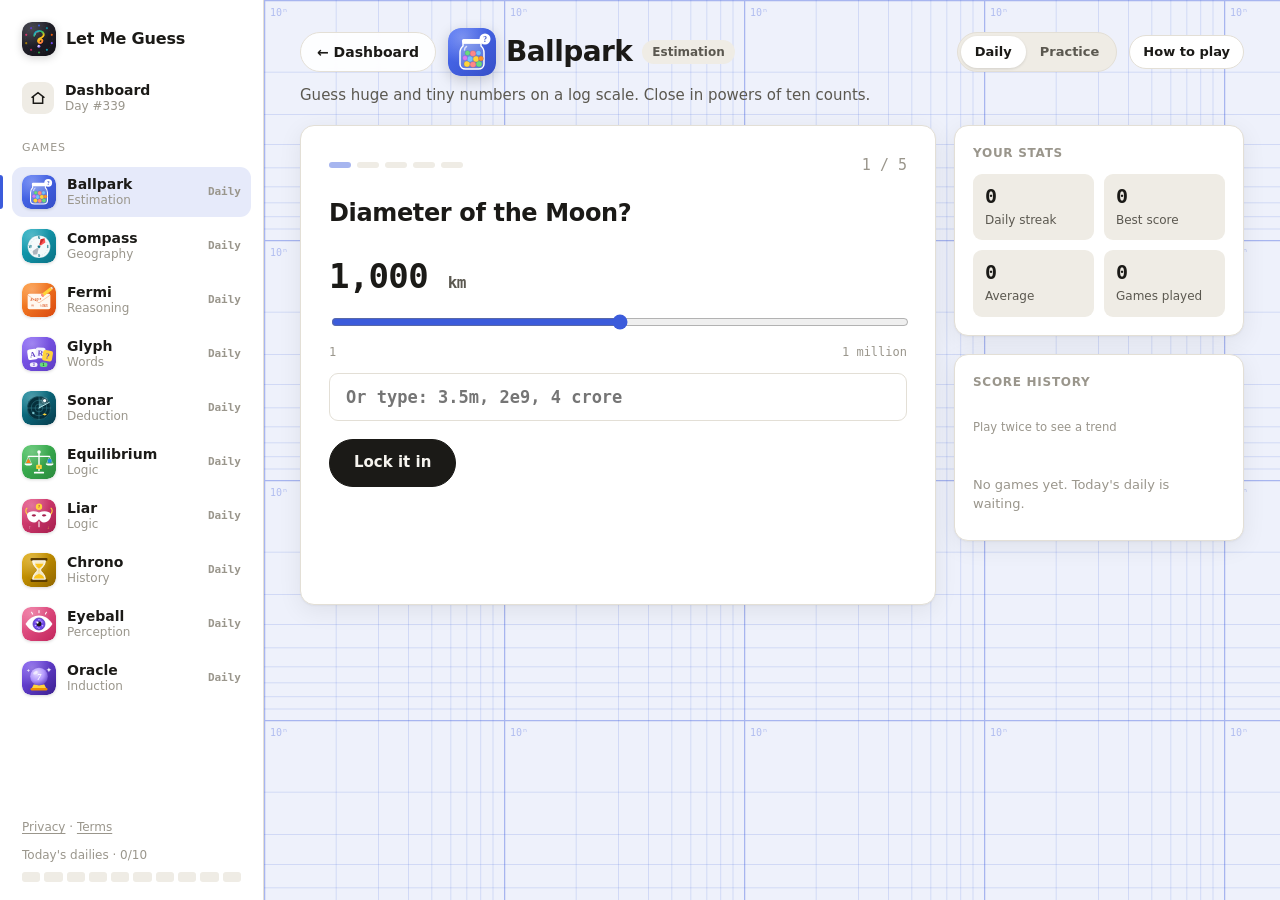
<file: games/ballpark/index.html>
<!doctype html>
<html lang="en"><head><meta charset="utf-8"><link rel="icon" type="image/svg+xml" href="../../assets/logo.svg"><title>Let Me Guess</title>
<meta http-equiv="refresh" content="0; url=../../index.html#ballpark">
<script>location.replace("../../index.html#ballpark")</script></head>
<body><a href="../../index.html#ballpark">Open ballpark in Let Me Guess</a></body></html>
</file>
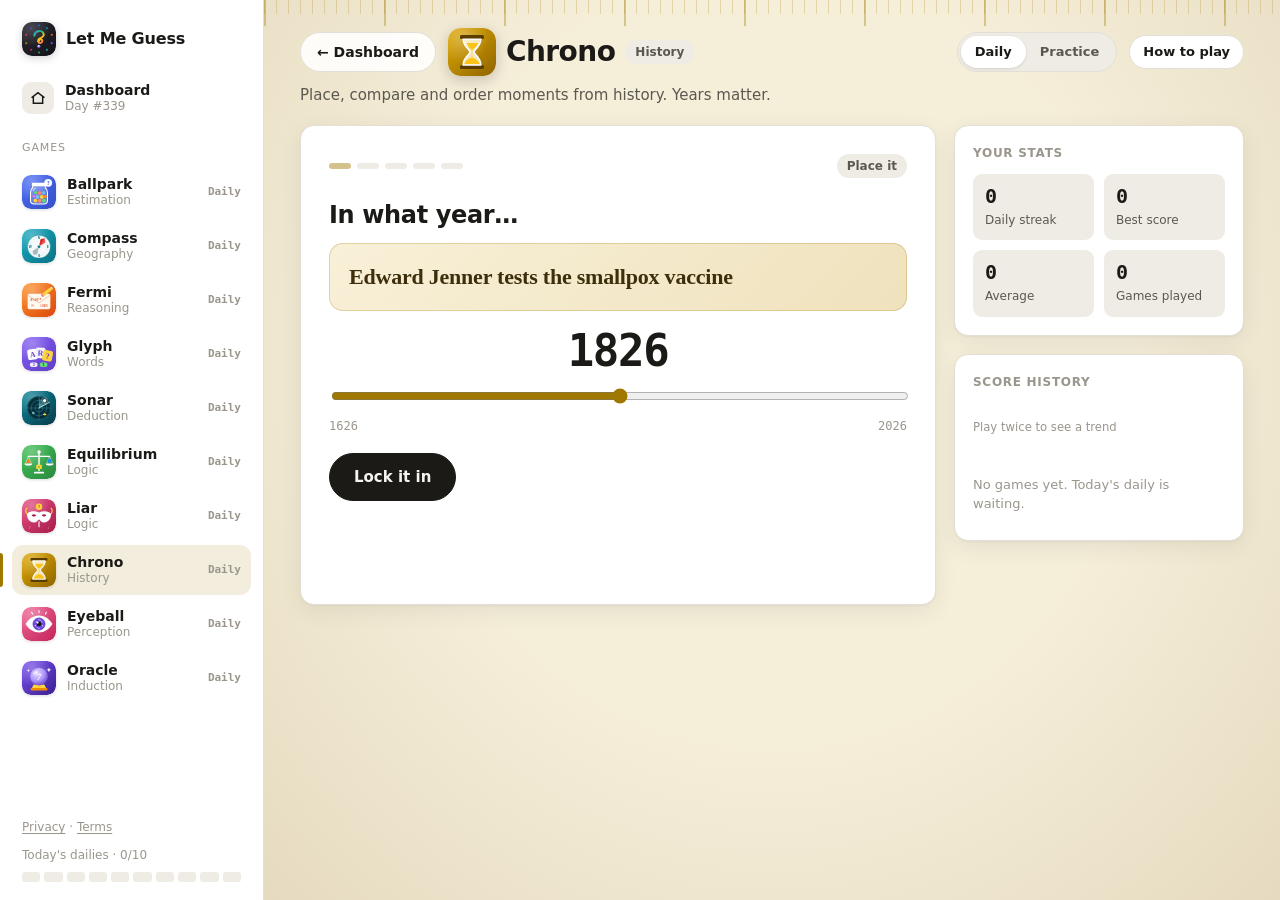
<file: games/chrono/index.html>
<!doctype html>
<html lang="en"><head><meta charset="utf-8"><link rel="icon" type="image/svg+xml" href="../../assets/logo.svg"><title>Let Me Guess</title>
<meta http-equiv="refresh" content="0; url=../../index.html#chrono">
<script>location.replace("../../index.html#chrono")</script></head>
<body><a href="../../index.html#chrono">Open chrono in Let Me Guess</a></body></html>
</file>
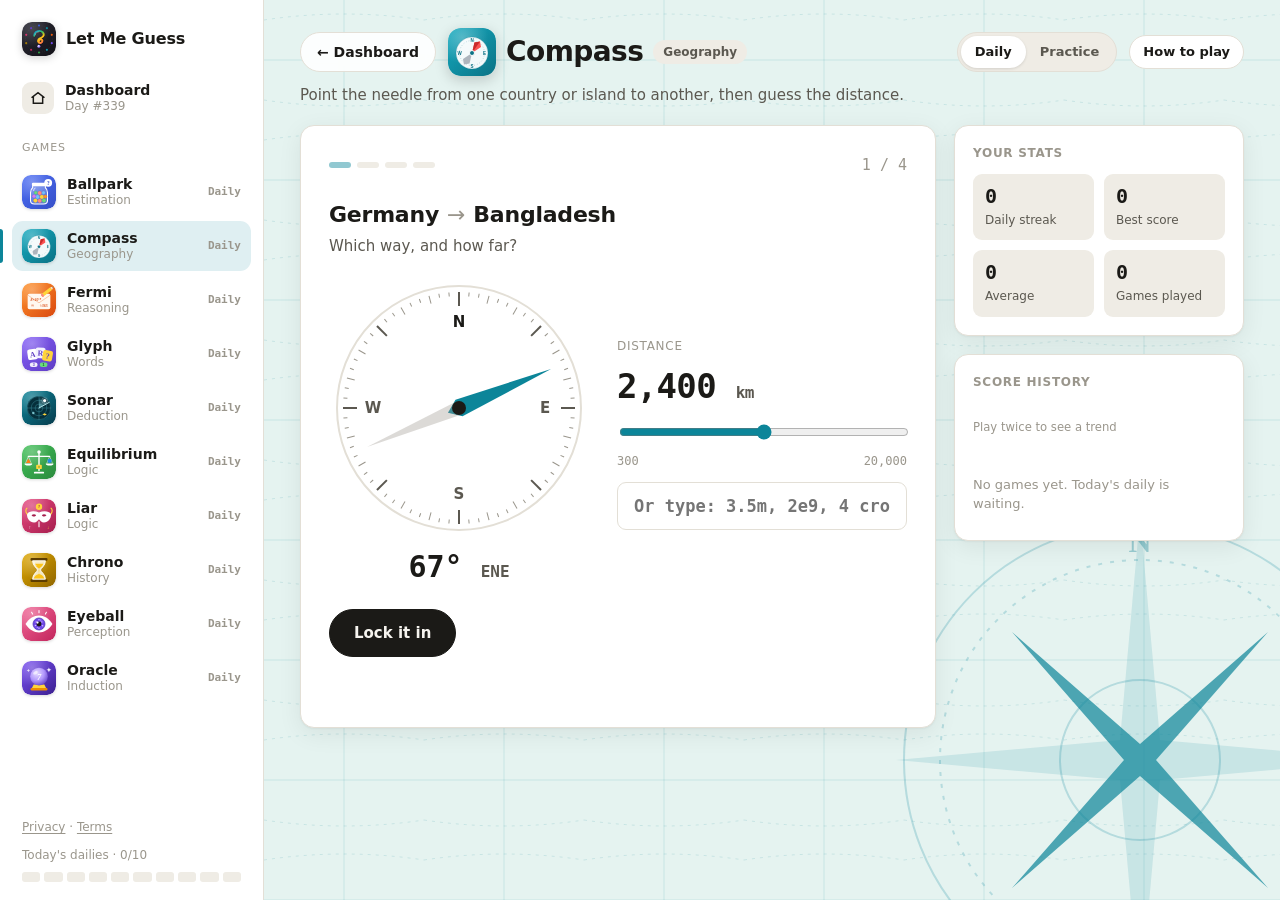
<file: games/compass/index.html>
<!doctype html>
<html lang="en"><head><meta charset="utf-8"><link rel="icon" type="image/svg+xml" href="../../assets/logo.svg"><title>Let Me Guess</title>
<meta http-equiv="refresh" content="0; url=../../index.html#compass">
<script>location.replace("../../index.html#compass")</script></head>
<body><a href="../../index.html#compass">Open compass in Let Me Guess</a></body></html>
</file>
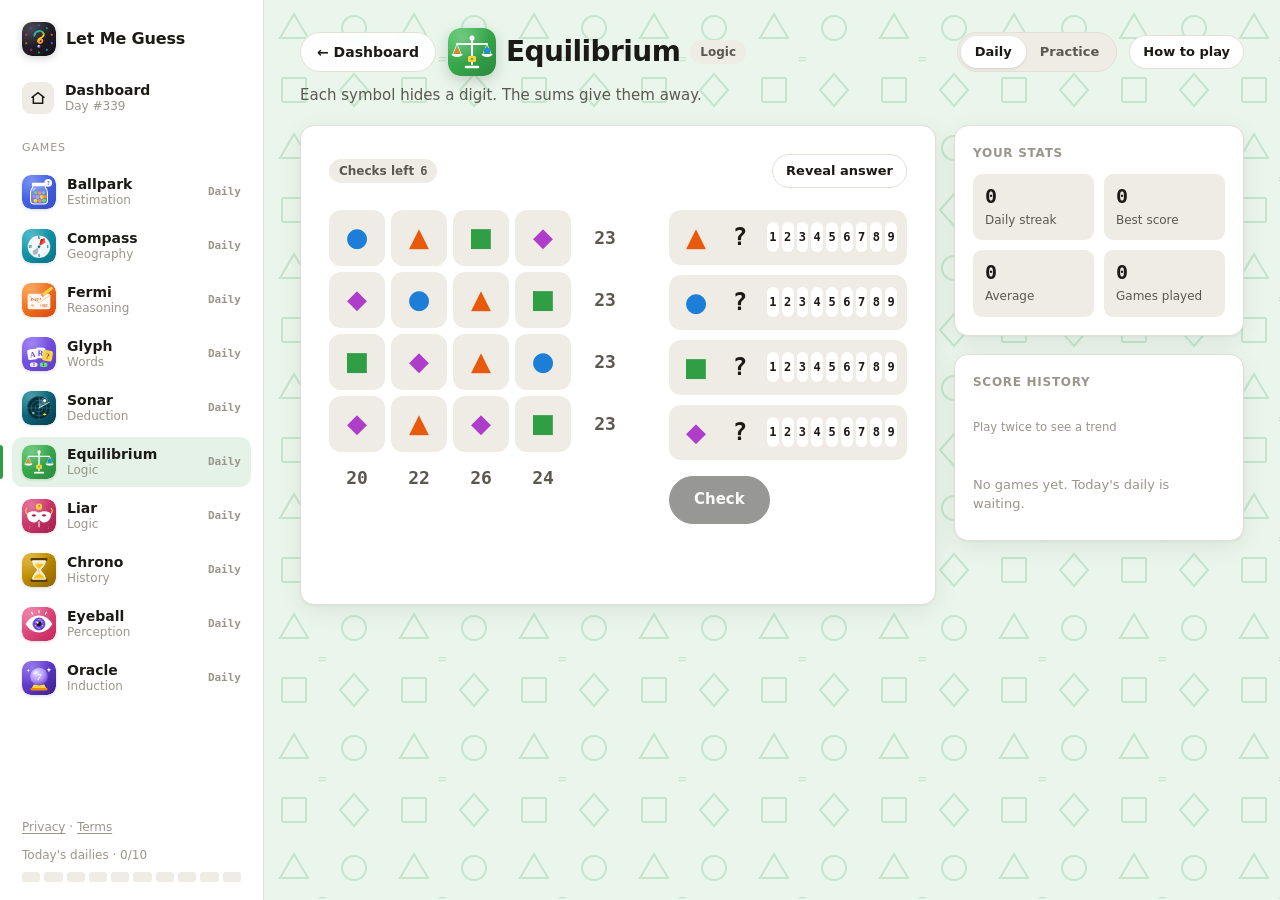
<file: games/equilibrium/index.html>
<!doctype html>
<html lang="en"><head><meta charset="utf-8"><link rel="icon" type="image/svg+xml" href="../../assets/logo.svg"><title>Let Me Guess</title>
<meta http-equiv="refresh" content="0; url=../../index.html#equilibrium">
<script>location.replace("../../index.html#equilibrium")</script></head>
<body><a href="../../index.html#equilibrium">Open equilibrium in Let Me Guess</a></body></html>
</file>
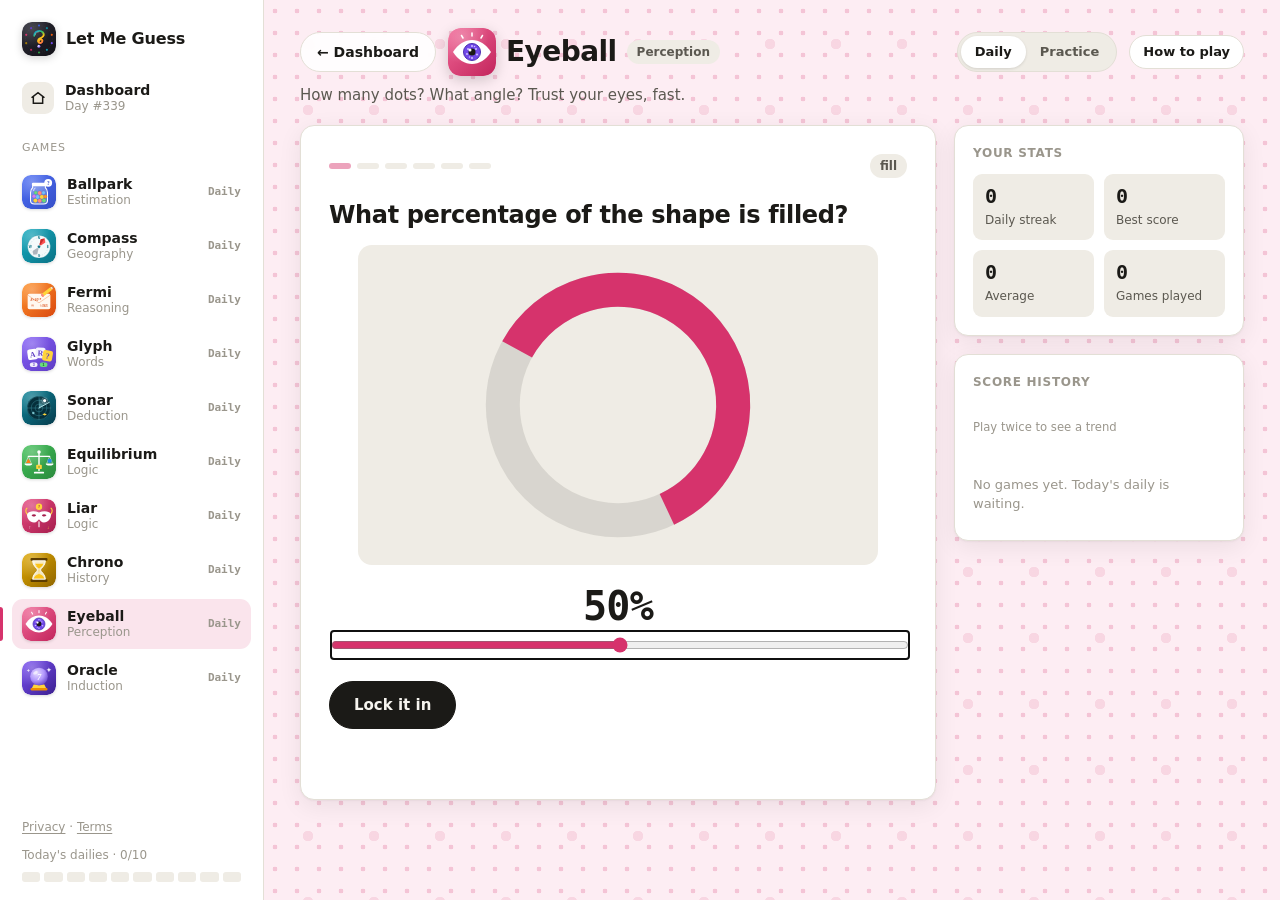
<file: games/eyeball/index.html>
<!doctype html>
<html lang="en"><head><meta charset="utf-8"><link rel="icon" type="image/svg+xml" href="../../assets/logo.svg"><title>Let Me Guess</title>
<meta http-equiv="refresh" content="0; url=../../index.html#eyeball">
<script>location.replace("../../index.html#eyeball")</script></head>
<body><a href="../../index.html#eyeball">Open eyeball in Let Me Guess</a></body></html>
</file>
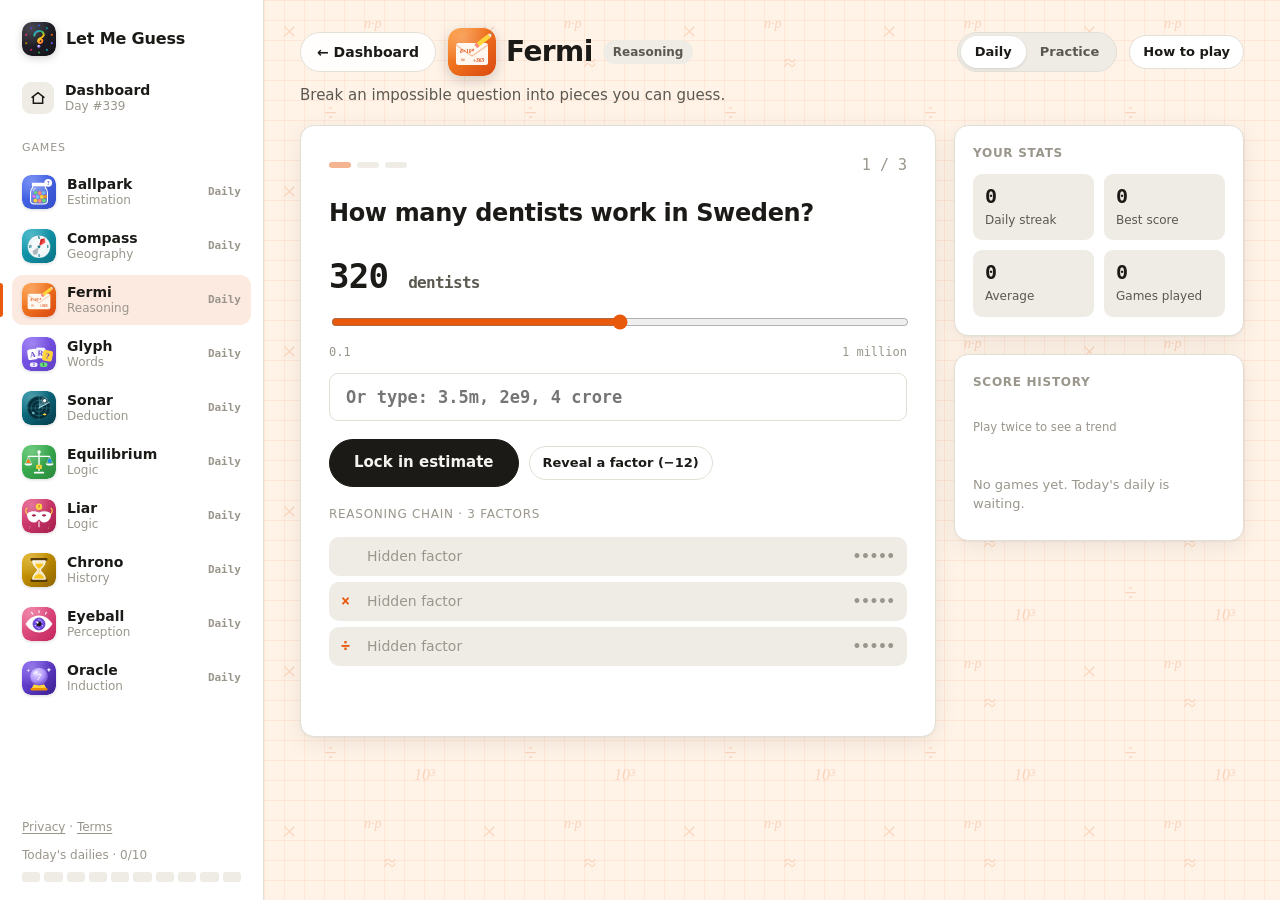
<file: games/fermi/index.html>
<!doctype html>
<html lang="en"><head><meta charset="utf-8"><link rel="icon" type="image/svg+xml" href="../../assets/logo.svg"><title>Let Me Guess</title>
<meta http-equiv="refresh" content="0; url=../../index.html#fermi">
<script>location.replace("../../index.html#fermi")</script></head>
<body><a href="../../index.html#fermi">Open fermi in Let Me Guess</a></body></html>
</file>
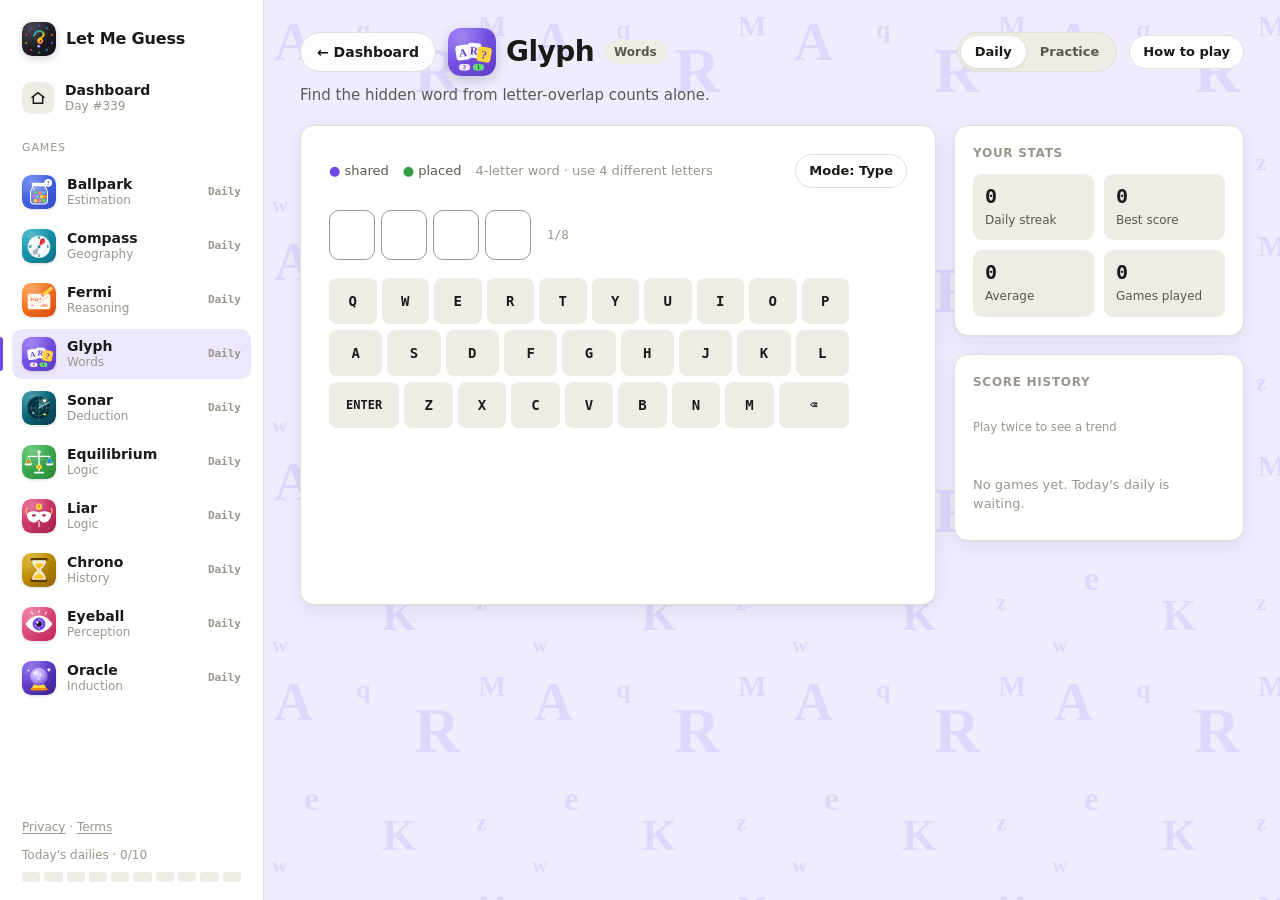
<file: games/glyph/index.html>
<!doctype html>
<html lang="en"><head><meta charset="utf-8"><link rel="icon" type="image/svg+xml" href="../../assets/logo.svg"><title>Let Me Guess</title>
<meta http-equiv="refresh" content="0; url=../../index.html#glyph">
<script>location.replace("../../index.html#glyph")</script></head>
<body><a href="../../index.html#glyph">Open glyph in Let Me Guess</a></body></html>
</file>
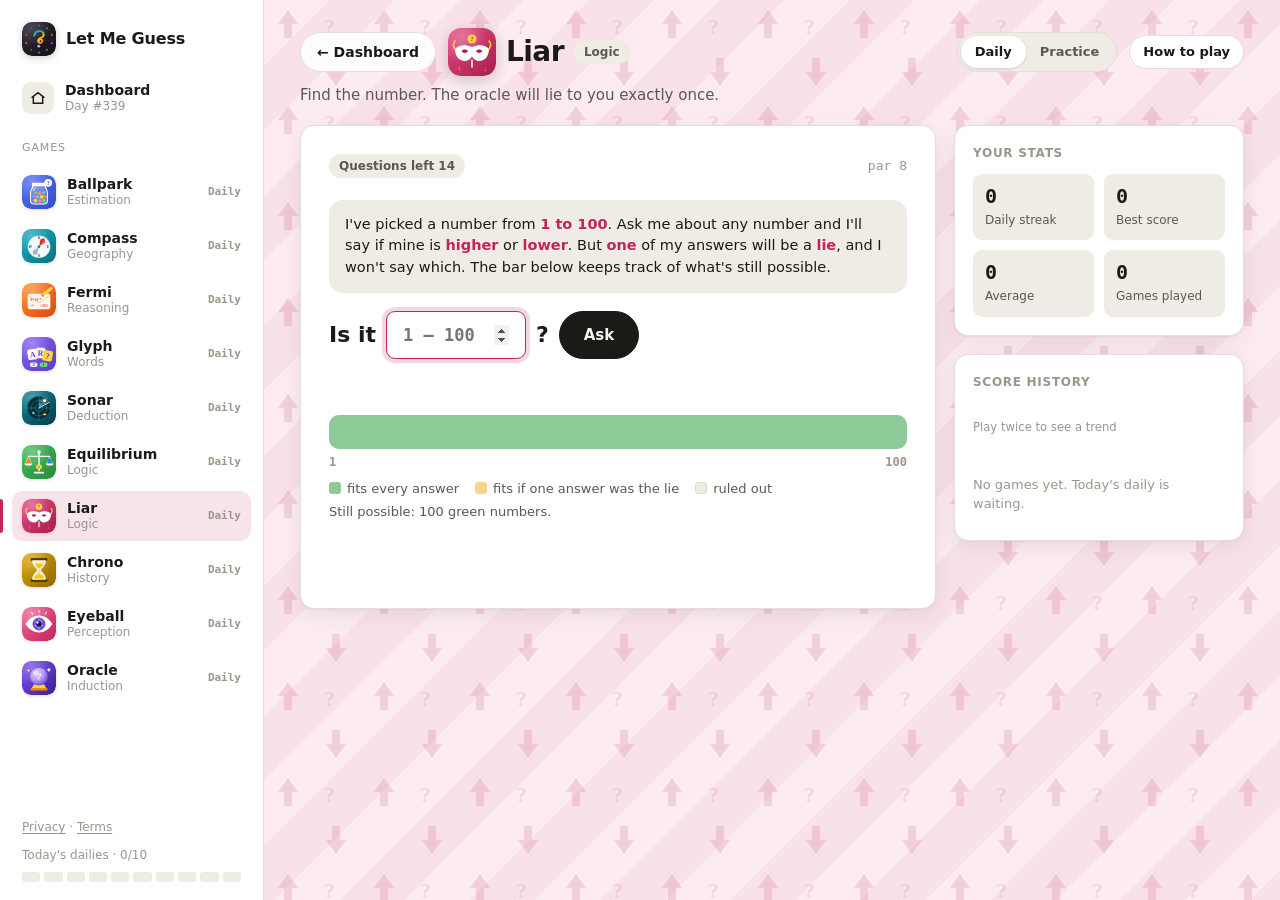
<file: games/liar/index.html>
<!doctype html>
<html lang="en"><head><meta charset="utf-8"><link rel="icon" type="image/svg+xml" href="../../assets/logo.svg"><title>Let Me Guess</title>
<meta http-equiv="refresh" content="0; url=../../index.html#liar">
<script>location.replace("../../index.html#liar")</script></head>
<body><a href="../../index.html#liar">Open liar in Let Me Guess</a></body></html>
</file>
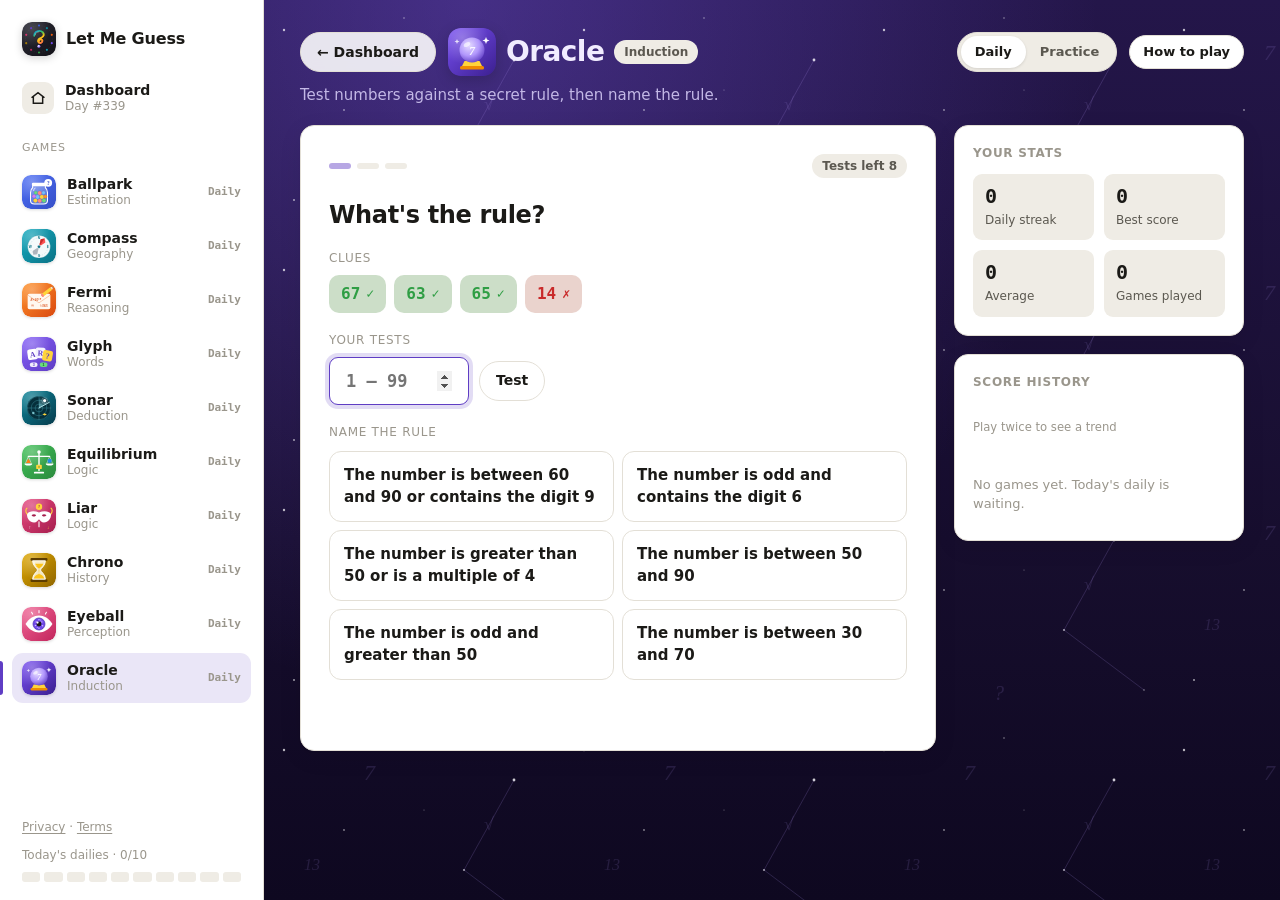
<file: games/oracle/index.html>
<!doctype html>
<html lang="en"><head><meta charset="utf-8"><link rel="icon" type="image/svg+xml" href="../../assets/logo.svg"><title>Let Me Guess</title>
<meta http-equiv="refresh" content="0; url=../../index.html#oracle">
<script>location.replace("../../index.html#oracle")</script></head>
<body><a href="../../index.html#oracle">Open oracle in Let Me Guess</a></body></html>
</file>
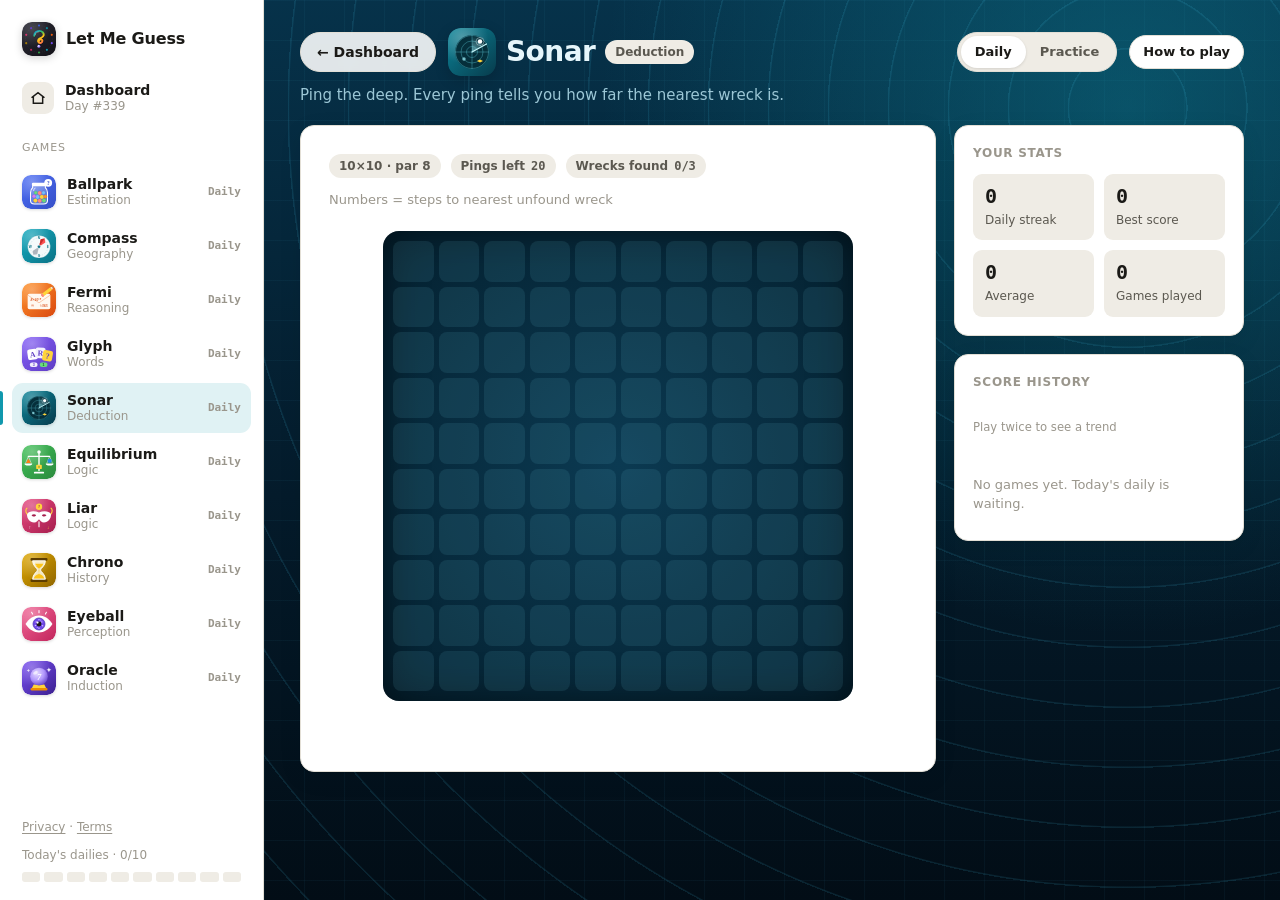
<file: games/sonar/index.html>
<!doctype html>
<html lang="en"><head><meta charset="utf-8"><link rel="icon" type="image/svg+xml" href="../../assets/logo.svg"><title>Let Me Guess</title>
<meta http-equiv="refresh" content="0; url=../../index.html#sonar">
<script>location.replace("../../index.html#sonar")</script></head>
<body><a href="../../index.html#sonar">Open sonar in Let Me Guess</a></body></html>
</file>
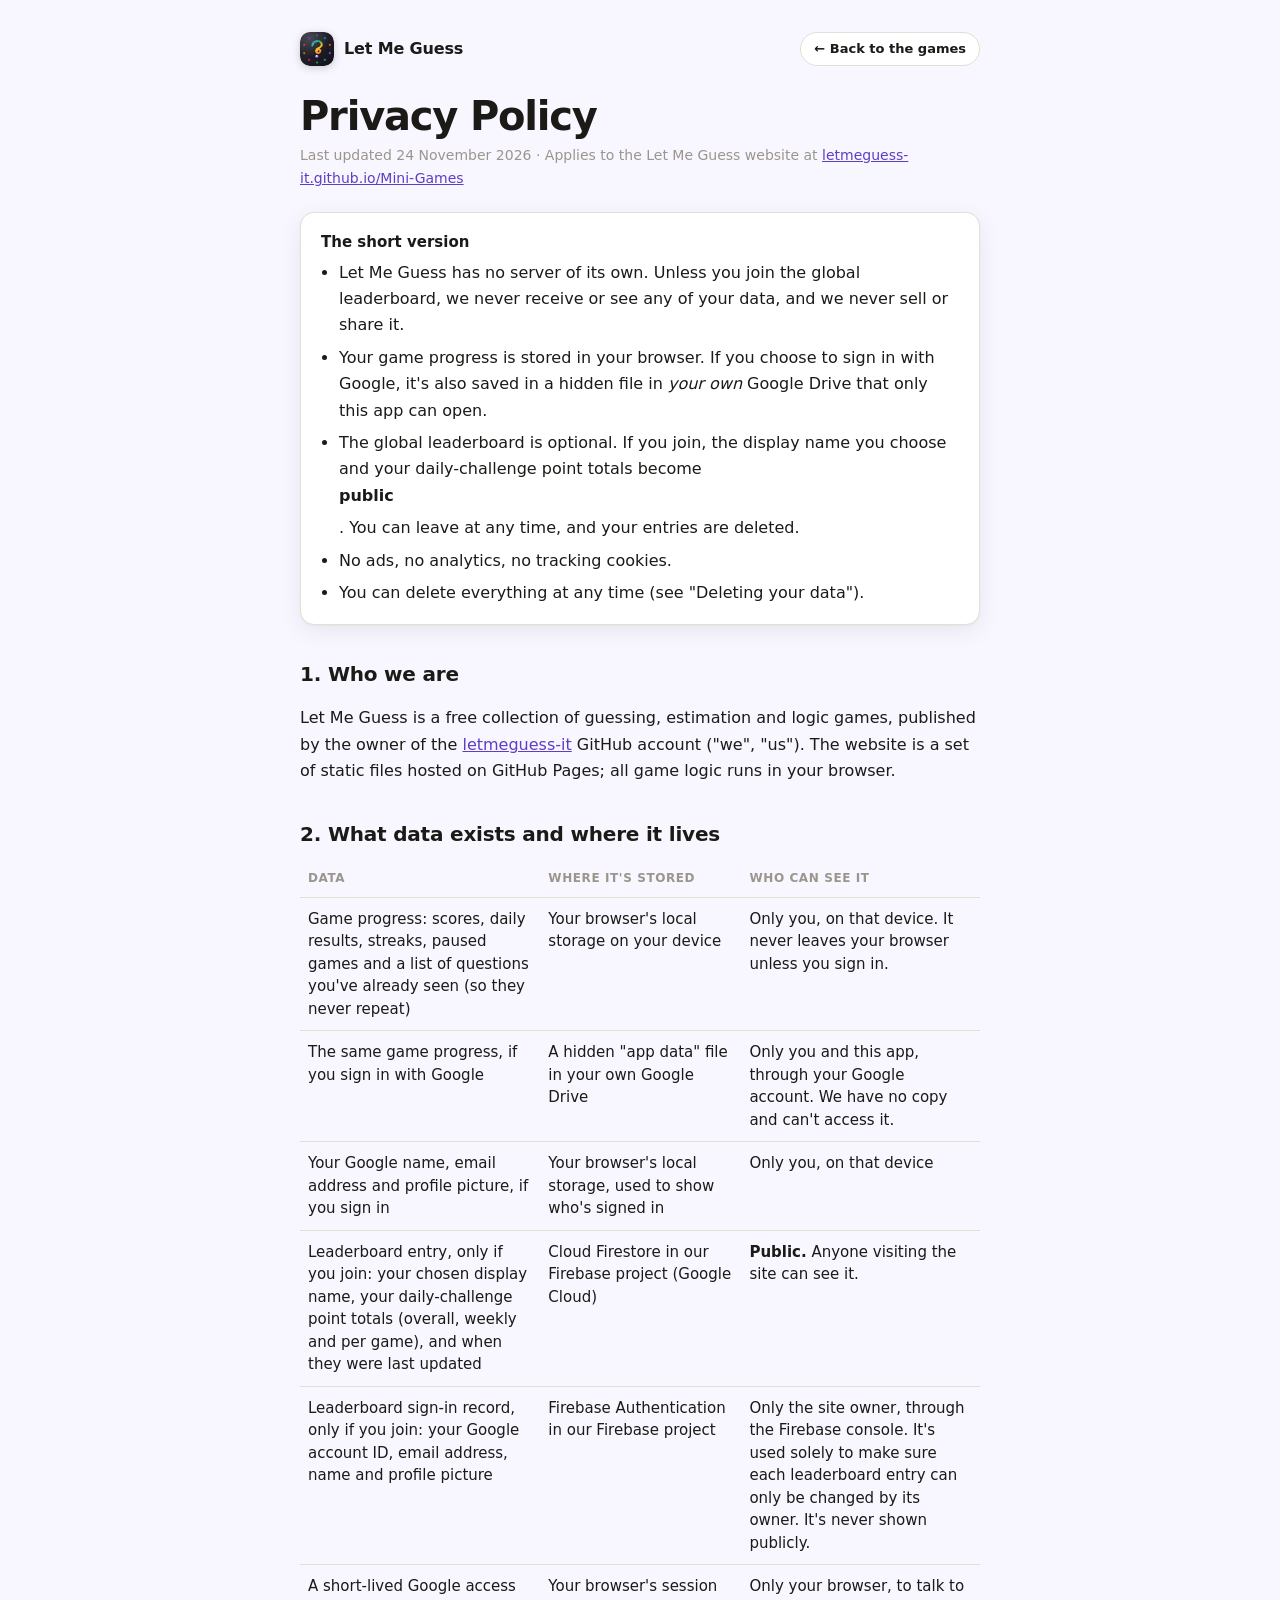
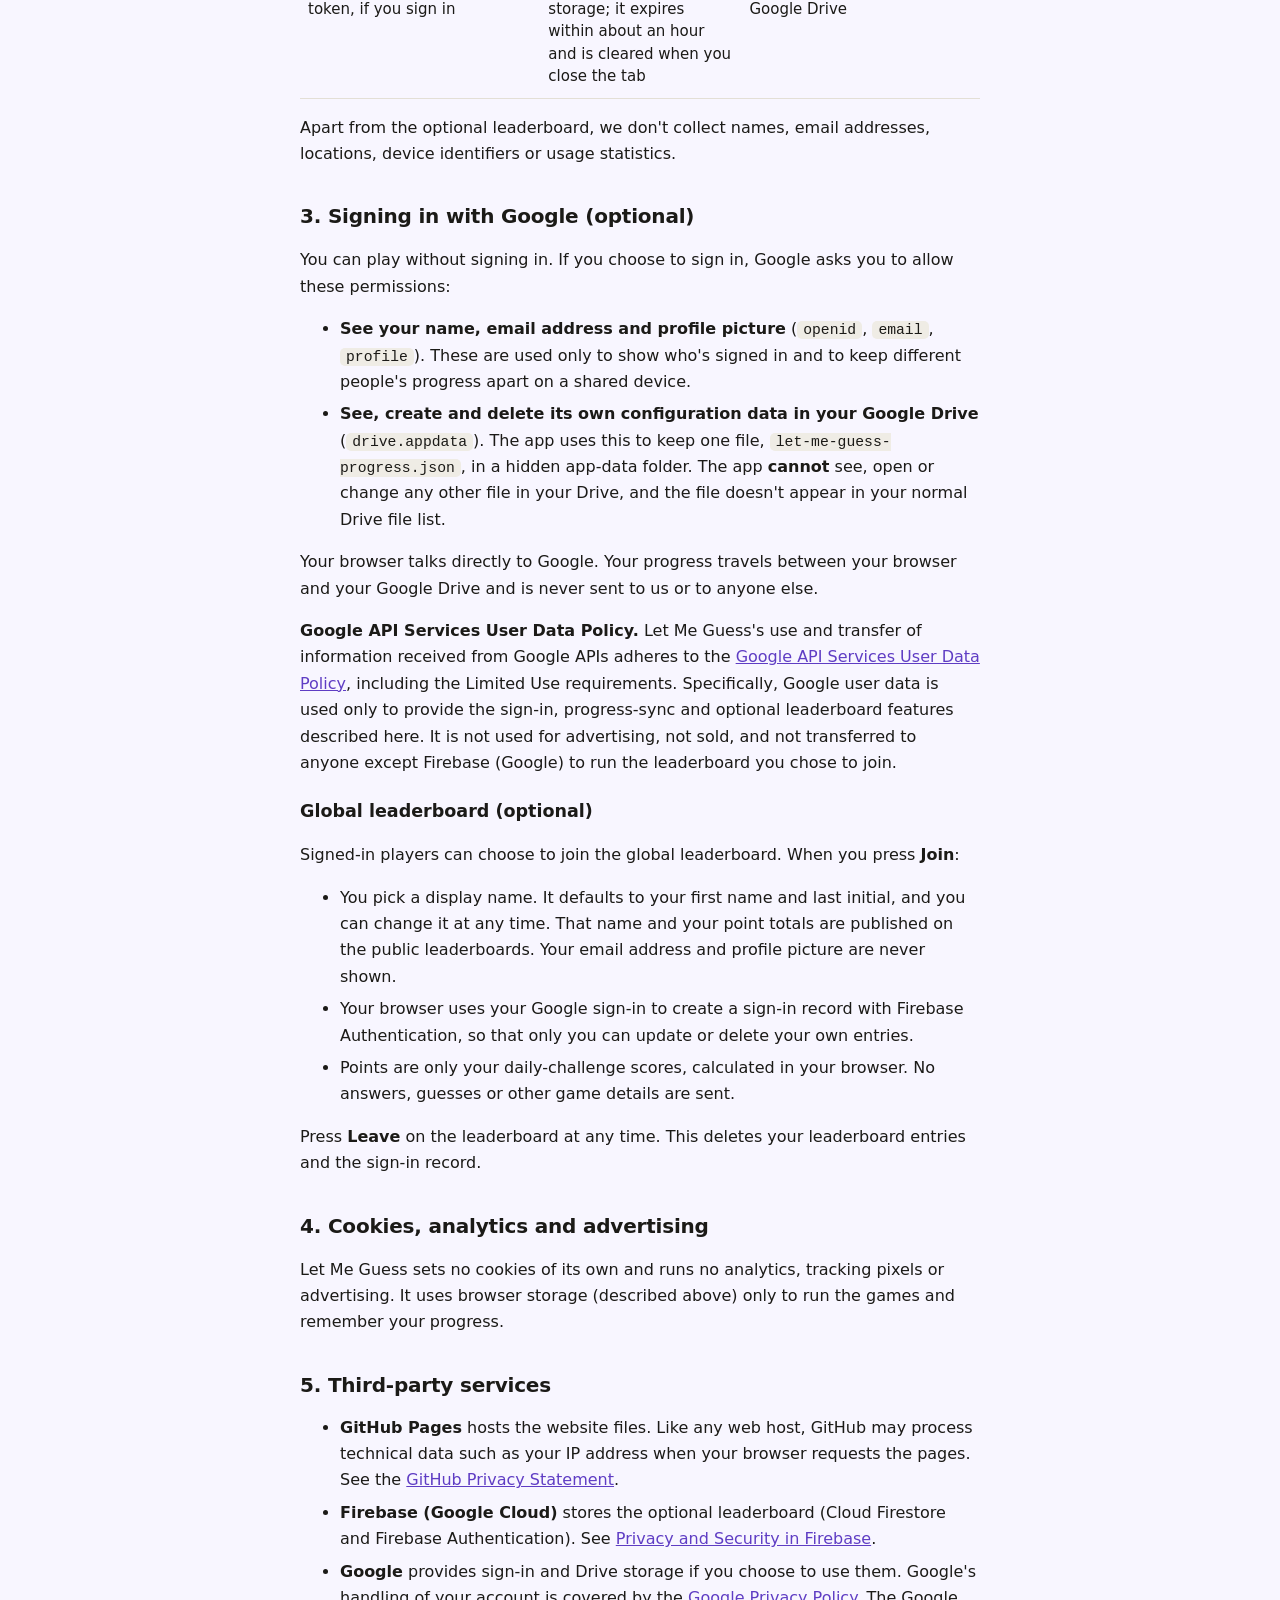
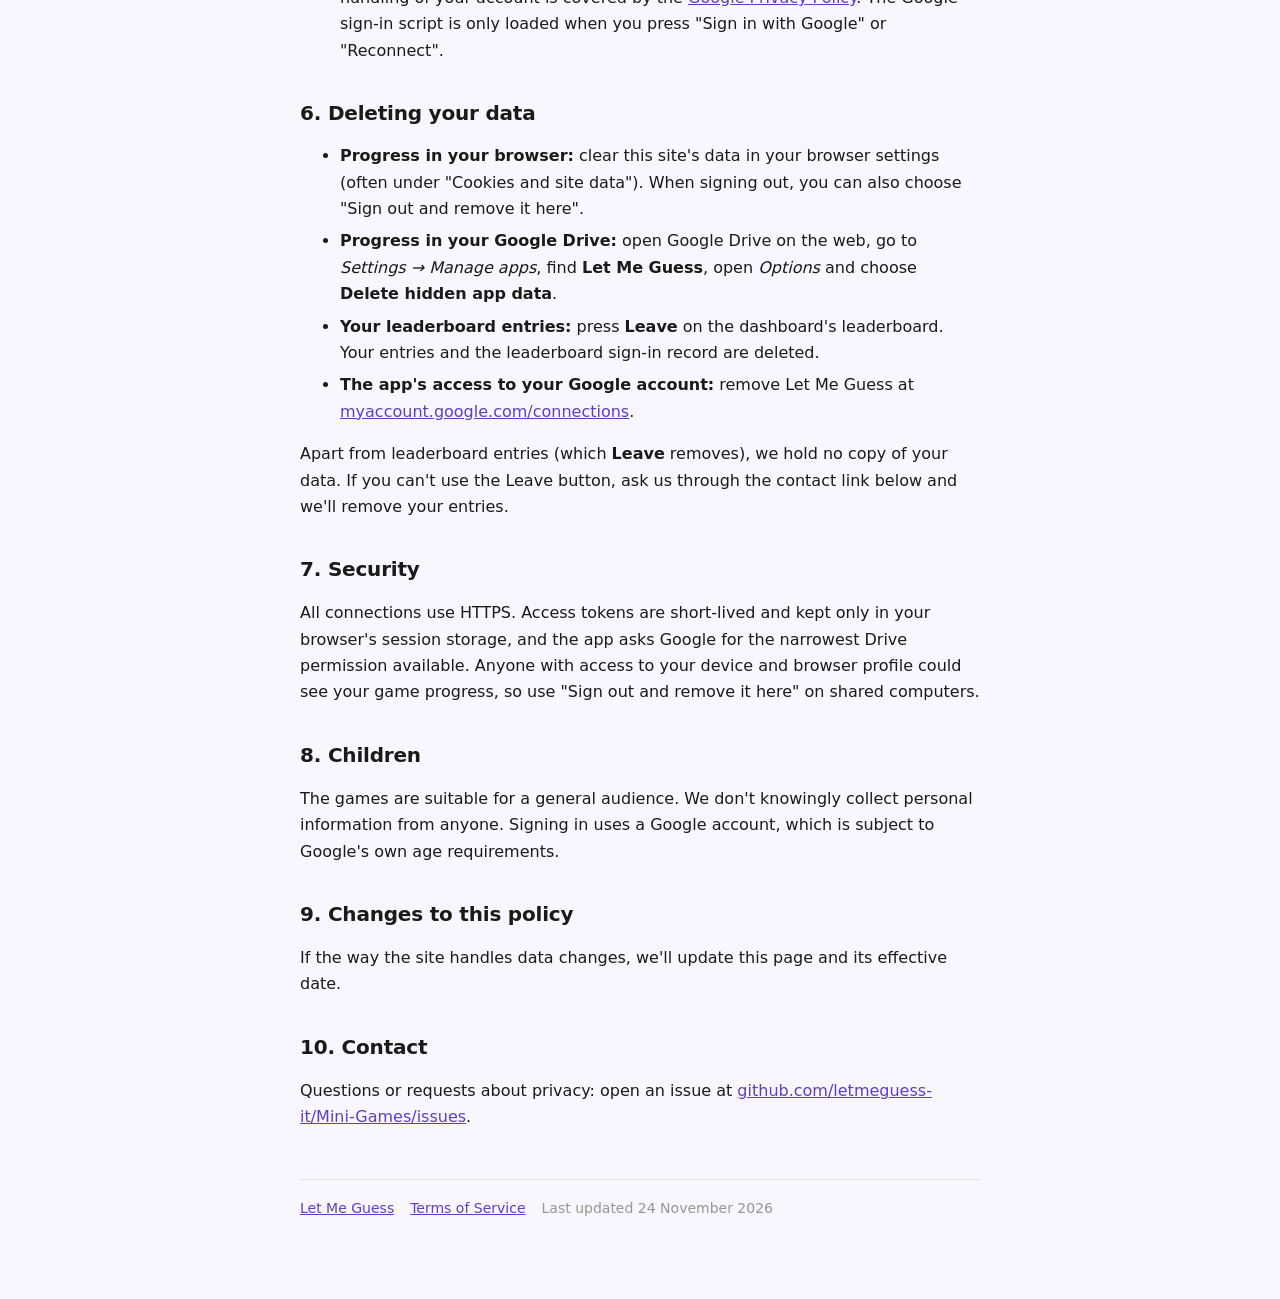
<file: privacy.html>
<!doctype html>
<html lang="en">
<head>
<meta charset="utf-8">
<meta name="viewport" content="width=device-width,initial-scale=1">
<title>Privacy Policy · Let Me Guess</title>
<meta name="description" content="How Let Me Guess handles your data: progress stays in your browser, or in your own Google Drive if you sign in.">
<link rel="icon" type="image/svg+xml" href="assets/logo.svg">
<link rel="stylesheet" href="assets/core.css">
<link rel="stylesheet" href="assets/legal.css">
</head>
<body>
<main class="legal">
  <div class="legal-top">
    <a class="brand" href="index.html"><img class="brand-logo" src="assets/logo.svg" alt="" width="34" height="34"><span>Let Me Guess</span></a>
    <span class="spacer"></span><a class="btn sm" href="index.html">← Back to the games</a>
  </div>

  <h1>Privacy Policy</h1>
  <p class="meta">Last updated 24 November 2026 · Applies to the Let Me Guess website at <a href="https://letmeguess-it.github.io/Mini-Games/">letmeguess-it.github.io/Mini-Games</a></p>

  <div class="summary">
    <b>The short version</b>
    <ul>
      <li>Let Me Guess has no server of its own. Unless you join the global leaderboard, we never receive or see any of your data, and we never sell or share it.</li>
      <li>Your game progress is stored in your browser. If you choose to sign in with Google, it's also saved in a hidden file in <i>your own</i> Google Drive that only this app can open.</li>
      <li>The global leaderboard is optional. If you join, the display name you choose and your daily-challenge point totals become <b>public</b>. You can leave at any time, and your entries are deleted.</li>
      <li>No ads, no analytics, no tracking cookies.</li>
      <li>You can delete everything at any time (see "Deleting your data").</li>
    </ul>
  </div>

  <h2>1. Who we are</h2>
  <p>Let Me Guess is a free collection of guessing, estimation and logic games, published by the owner of the <a href="https://github.com/letmeguess-it">letmeguess-it</a> GitHub account ("we", "us"). The website is a set of static files hosted on GitHub Pages; all game logic runs in your browser.</p>

  <h2>2. What data exists and where it lives</h2>
  <table>
    <thead><tr><th>Data</th><th>Where it's stored</th><th>Who can see it</th></tr></thead>
    <tbody>
      <tr><td>Game progress: scores, daily results, streaks, paused games and a list of questions you've already seen (so they never repeat)</td><td>Your browser's local storage on your device</td><td>Only you, on that device. It never leaves your browser unless you sign in.</td></tr>
      <tr><td>The same game progress, if you sign in with Google</td><td>A hidden "app data" file in your own Google Drive</td><td>Only you and this app, through your Google account. We have no copy and can't access it.</td></tr>
      <tr><td>Your Google name, email address and profile picture, if you sign in</td><td>Your browser's local storage, used to show who's signed in</td><td>Only you, on that device</td></tr>
      <tr><td>Leaderboard entry, only if you join: your chosen display name, your daily-challenge point totals (overall, weekly and per game), and when they were last updated</td><td>Cloud Firestore in our Firebase project (Google Cloud)</td><td><b>Public.</b> Anyone visiting the site can see it.</td></tr>
      <tr><td>Leaderboard sign-in record, only if you join: your Google account ID, email address, name and profile picture</td><td>Firebase Authentication in our Firebase project</td><td>Only the site owner, through the Firebase console. It's used solely to make sure each leaderboard entry can only be changed by its owner. It's never shown publicly.</td></tr>
      <tr><td>A short-lived Google access token, if you sign in</td><td>Your browser's session storage; it expires within about an hour and is cleared when you close the tab</td><td>Only your browser, to talk to Google Drive</td></tr>
    </tbody>
  </table>
  <p>Apart from the optional leaderboard, we don't collect names, email addresses, locations, device identifiers or usage statistics.</p>

  <h2>3. Signing in with Google (optional)</h2>
  <p>You can play without signing in. If you choose to sign in, Google asks you to allow these permissions:</p>
  <ul>
    <li><b>See your name, email address and profile picture</b> (<code>openid</code>, <code>email</code>, <code>profile</code>). These are used only to show who's signed in and to keep different people's progress apart on a shared device.</li>
    <li><b>See, create and delete its own configuration data in your Google Drive</b> (<code>drive.appdata</code>). The app uses this to keep one file, <code>let-me-guess-progress.json</code>, in a hidden app-data folder. The app <b>cannot</b> see, open or change any other file in your Drive, and the file doesn't appear in your normal Drive file list.</li>
  </ul>
  <p>Your browser talks directly to Google. Your progress travels between your browser and your Google Drive and is never sent to us or to anyone else.</p>
  <p><b>Google API Services User Data Policy.</b> Let Me Guess's use and transfer of information received from Google APIs adheres to the <a href="https://developers.google.com/terms/api-services-user-data-policy">Google API Services User Data Policy</a>, including the Limited Use requirements. Specifically, Google user data is used only to provide the sign-in, progress-sync and optional leaderboard features described here. It is not used for advertising, not sold, and not transferred to anyone except Firebase (Google) to run the leaderboard you chose to join.</p>

  <h3 style="margin-top:22px">Global leaderboard (optional)</h3>
  <p>Signed-in players can choose to join the global leaderboard. When you press <b>Join</b>:</p>
  <ul>
    <li>You pick a display name. It defaults to your first name and last initial, and you can change it at any time. That name and your point totals are published on the public leaderboards. Your email address and profile picture are never shown.</li>
    <li>Your browser uses your Google sign-in to create a sign-in record with Firebase Authentication, so that only you can update or delete your own entries.</li>
    <li>Points are only your daily-challenge scores, calculated in your browser. No answers, guesses or other game details are sent.</li>
  </ul>
  <p>Press <b>Leave</b> on the leaderboard at any time. This deletes your leaderboard entries and the sign-in record.</p>

  <h2>4. Cookies, analytics and advertising</h2>
  <p>Let Me Guess sets no cookies of its own and runs no analytics, tracking pixels or advertising. It uses browser storage (described above) only to run the games and remember your progress.</p>

  <h2>5. Third-party services</h2>
  <ul>
    <li><b>GitHub Pages</b> hosts the website files. Like any web host, GitHub may process technical data such as your IP address when your browser requests the pages. See the <a href="https://docs.github.com/site-policy/privacy-policies/github-general-privacy-statement">GitHub Privacy Statement</a>.</li>
    <li><b>Firebase (Google Cloud)</b> stores the optional leaderboard (Cloud Firestore and Firebase Authentication). See <a href="https://firebase.google.com/support/privacy">Privacy and Security in Firebase</a>.</li>
    <li><b>Google</b> provides sign-in and Drive storage if you choose to use them. Google's handling of your account is covered by the <a href="https://policies.google.com/privacy">Google Privacy Policy</a>. The Google sign-in script is only loaded when you press "Sign in with Google" or "Reconnect".</li>
  </ul>

  <h2 id="deleting-your-data">6. Deleting your data</h2>
  <ul>
    <li><b>Progress in your browser:</b> clear this site's data in your browser settings (often under "Cookies and site data"). When signing out, you can also choose "Sign out and remove it here".</li>
    <li><b>Progress in your Google Drive:</b> open Google Drive on the web, go to <i>Settings → Manage apps</i>, find <b>Let Me Guess</b>, open <i>Options</i> and choose <b>Delete hidden app data</b>.</li>
    <li><b>Your leaderboard entries:</b> press <b>Leave</b> on the dashboard's leaderboard. Your entries and the leaderboard sign-in record are deleted.</li>
    <li><b>The app's access to your Google account:</b> remove Let Me Guess at <a href="https://myaccount.google.com/connections">myaccount.google.com/connections</a>.</li>
  </ul>
  <p>Apart from leaderboard entries (which <b>Leave</b> removes), we hold no copy of your data. If you can't use the Leave button, ask us through the contact link below and we'll remove your entries.</p>

  <h2>7. Security</h2>
  <p>All connections use HTTPS. Access tokens are short-lived and kept only in your browser's session storage, and the app asks Google for the narrowest Drive permission available. Anyone with access to your device and browser profile could see your game progress, so use "Sign out and remove it here" on shared computers.</p>

  <h2>8. Children</h2>
  <p>The games are suitable for a general audience. We don't knowingly collect personal information from anyone. Signing in uses a Google account, which is subject to Google's own age requirements.</p>

  <h2>9. Changes to this policy</h2>
  <p>If the way the site handles data changes, we'll update this page and its effective date.</p>

  <h2>10. Contact</h2>
  <p>Questions or requests about privacy: open an issue at <a href="https://github.com/letmeguess-it/Mini-Games/issues">github.com/letmeguess-it/Mini-Games/issues</a>.</p>

  <footer><a href="index.html">Let Me Guess</a><a href="terms.html">Terms of Service</a><span>Last updated 24 November 2026</span></footer>
</main>
</body>
</html>
</file>
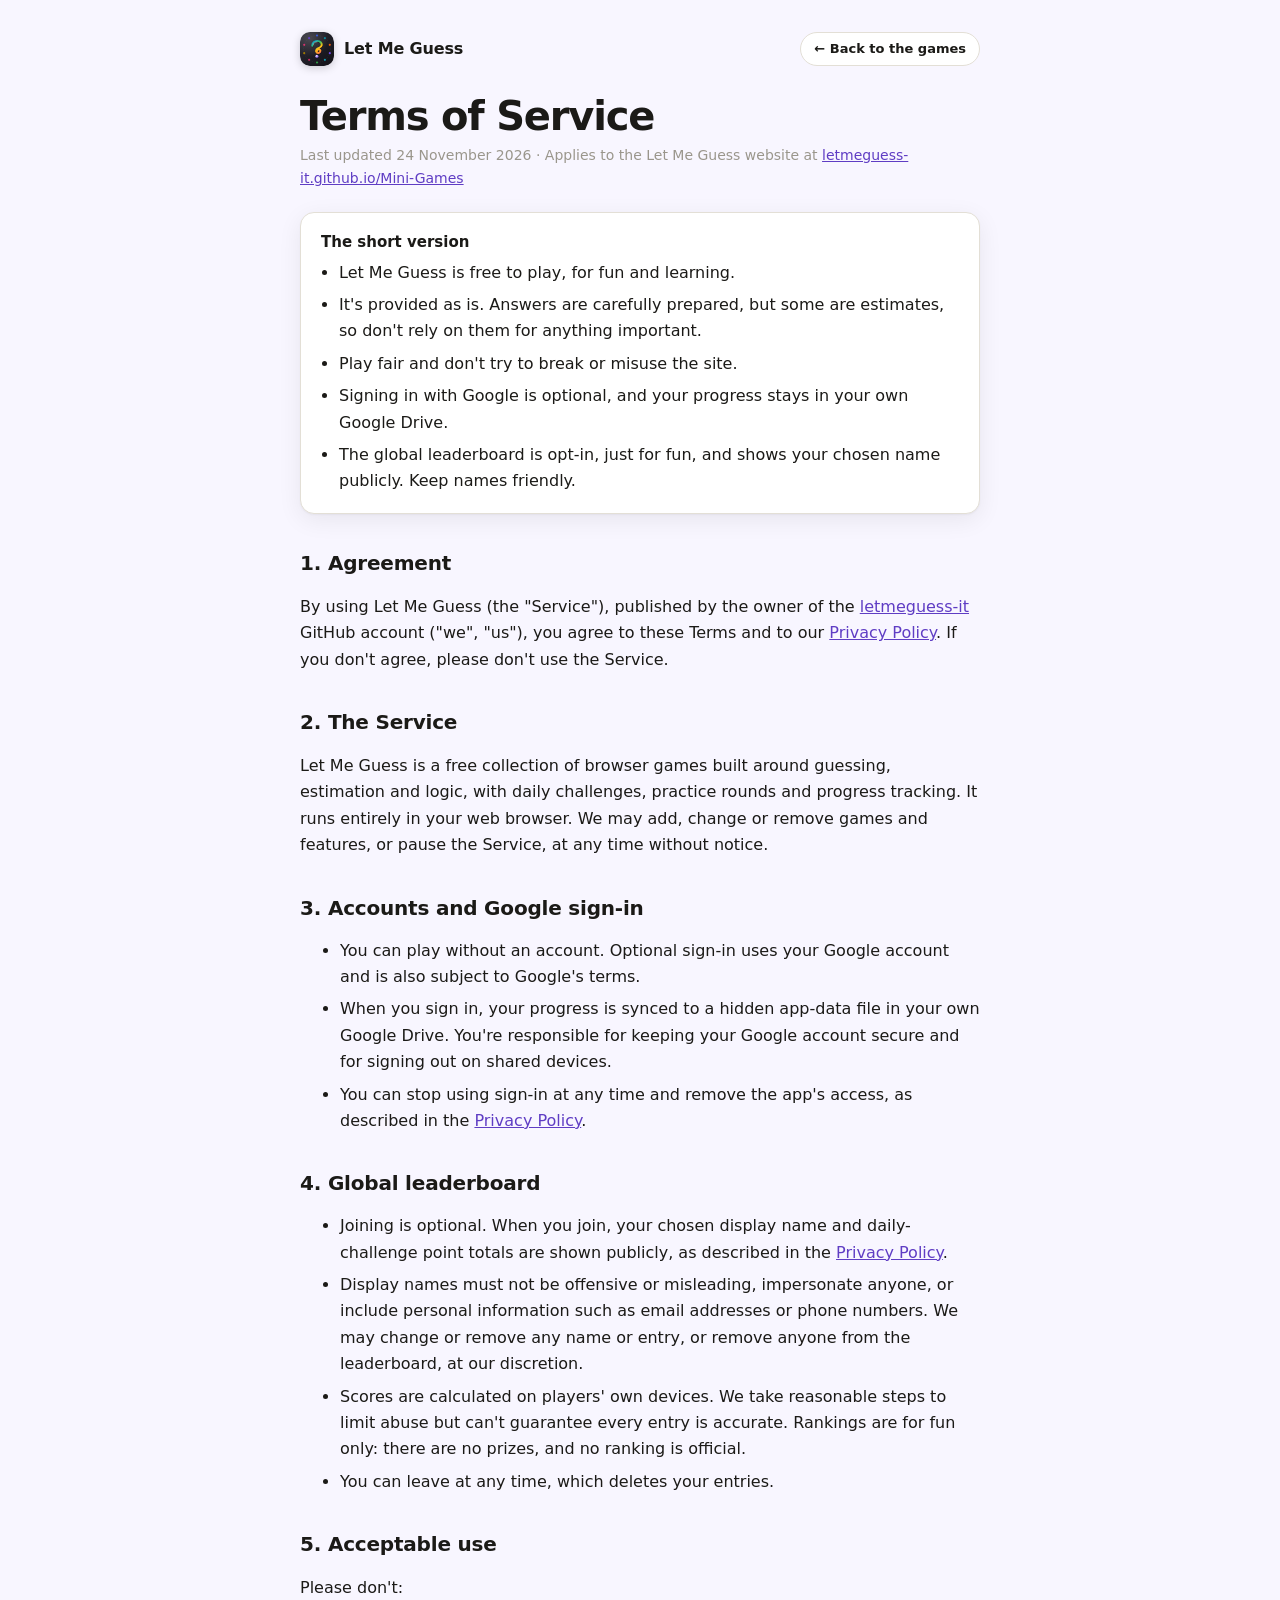
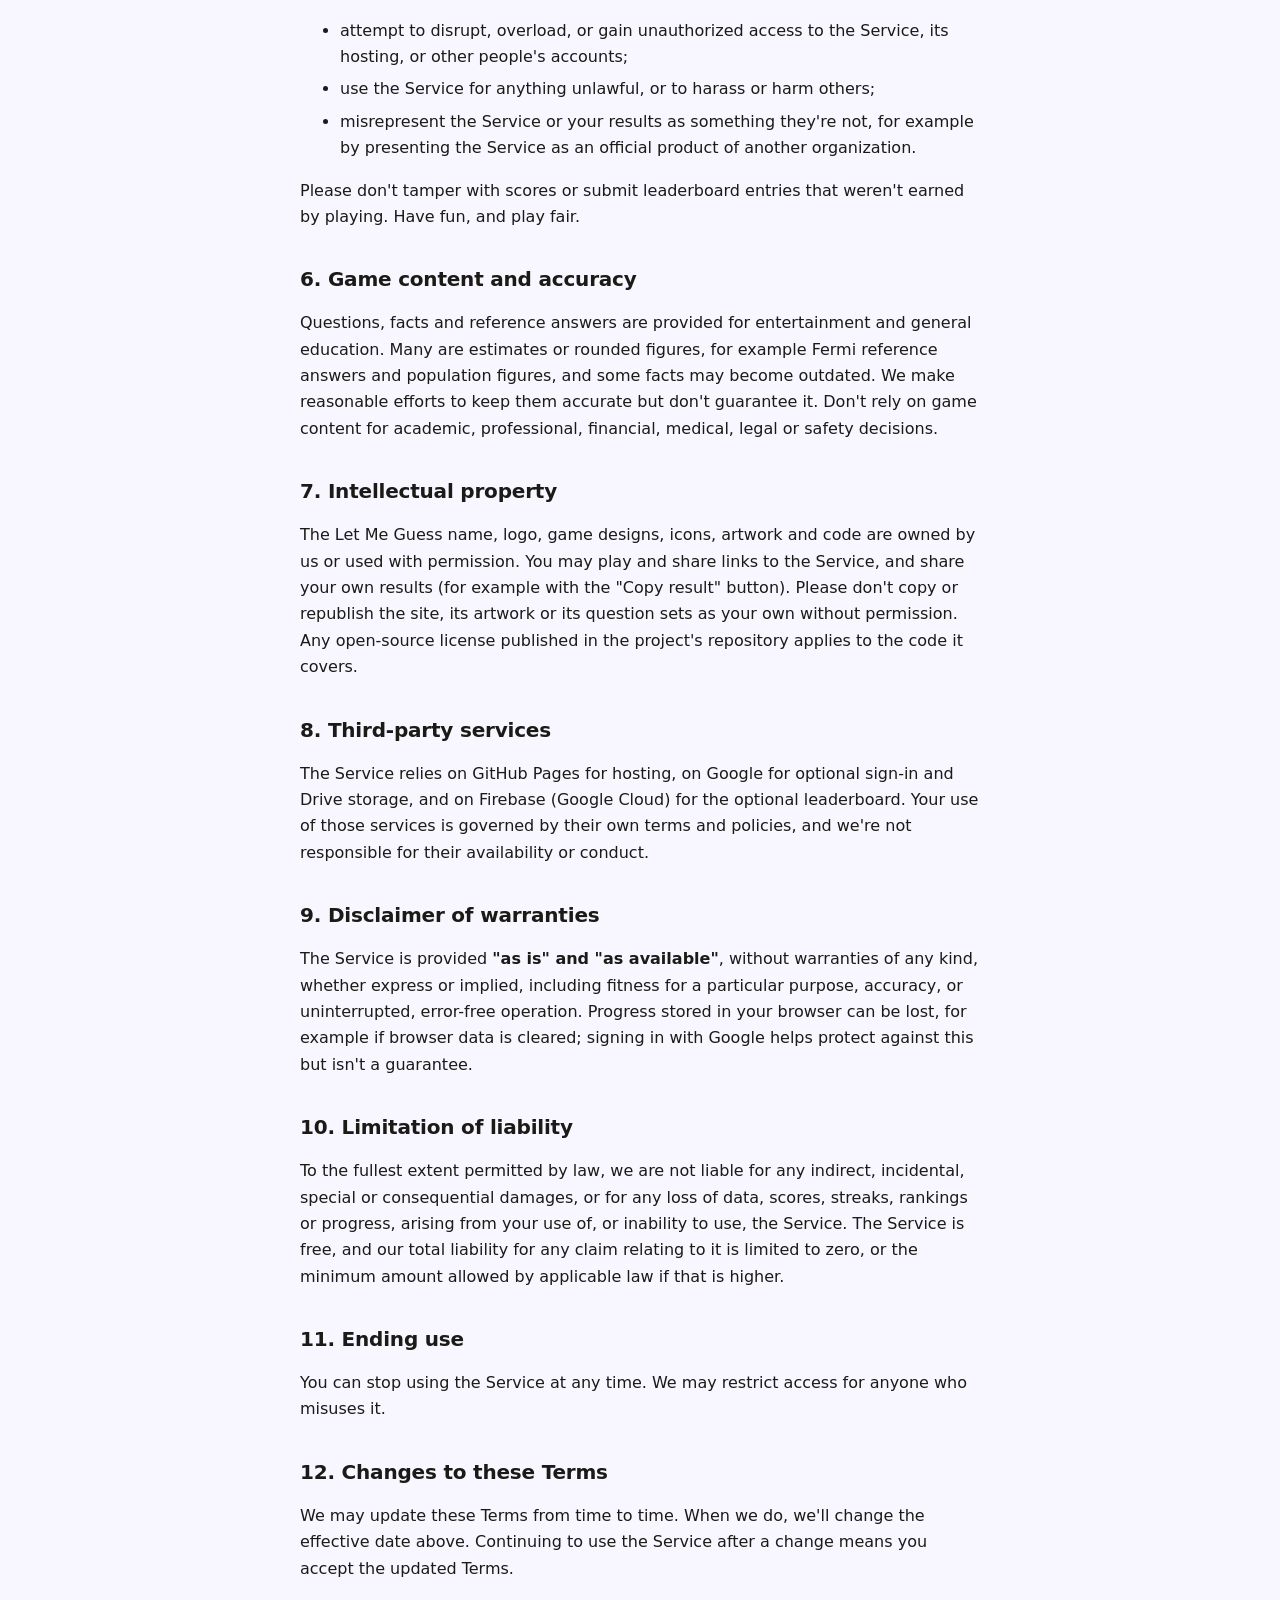
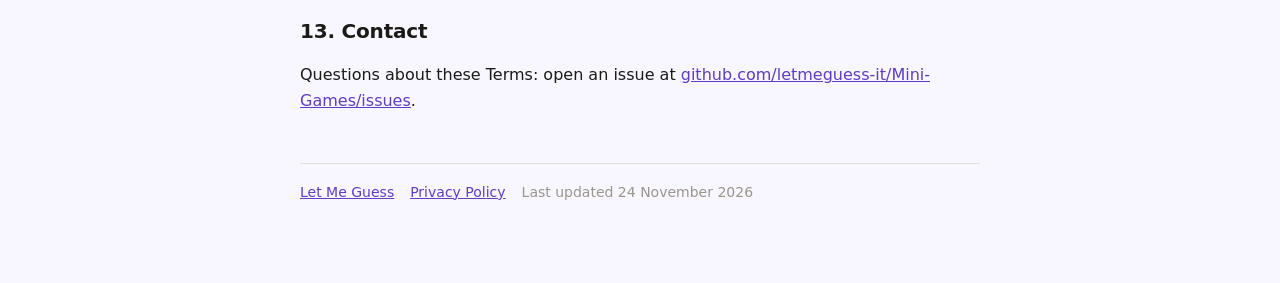
<file: terms.html>
<!doctype html>
<html lang="en">
<head>
<meta charset="utf-8">
<meta name="viewport" content="width=device-width,initial-scale=1">
<title>Terms of Service · Let Me Guess</title>
<meta name="description" content="The terms for using the Let Me Guess games.">
<link rel="icon" type="image/svg+xml" href="assets/logo.svg">
<link rel="stylesheet" href="assets/core.css">
<link rel="stylesheet" href="assets/legal.css">
</head>
<body>
<main class="legal">
  <div class="legal-top">
    <a class="brand" href="index.html"><img class="brand-logo" src="assets/logo.svg" alt="" width="34" height="34"><span>Let Me Guess</span></a>
    <span class="spacer"></span><a class="btn sm" href="index.html">← Back to the games</a>
  </div>

  <h1>Terms of Service</h1>
  <p class="meta">Last updated 24 November 2026 · Applies to the Let Me Guess website at <a href="https://letmeguess-it.github.io/Mini-Games/">letmeguess-it.github.io/Mini-Games</a></p>

  <div class="summary">
    <b>The short version</b>
    <ul>
      <li>Let Me Guess is free to play, for fun and learning.</li>
      <li>It's provided as is. Answers are carefully prepared, but some are estimates, so don't rely on them for anything important.</li>
      <li>Play fair and don't try to break or misuse the site.</li>
      <li>Signing in with Google is optional, and your progress stays in your own Google Drive.</li>
      <li>The global leaderboard is opt-in, just for fun, and shows your chosen name publicly. Keep names friendly.</li>
    </ul>
  </div>

  <h2>1. Agreement</h2>
  <p>By using Let Me Guess (the "Service"), published by the owner of the <a href="https://github.com/letmeguess-it">letmeguess-it</a> GitHub account ("we", "us"), you agree to these Terms and to our <a href="privacy.html">Privacy Policy</a>. If you don't agree, please don't use the Service.</p>

  <h2>2. The Service</h2>
  <p>Let Me Guess is a free collection of browser games built around guessing, estimation and logic, with daily challenges, practice rounds and progress tracking. It runs entirely in your web browser. We may add, change or remove games and features, or pause the Service, at any time without notice.</p>

  <h2>3. Accounts and Google sign-in</h2>
  <ul>
    <li>You can play without an account. Optional sign-in uses your Google account and is also subject to Google's terms.</li>
    <li>When you sign in, your progress is synced to a hidden app-data file in your own Google Drive. You're responsible for keeping your Google account secure and for signing out on shared devices.</li>
    <li>You can stop using sign-in at any time and remove the app's access, as described in the <a href="privacy.html#deleting-your-data">Privacy Policy</a>.</li>
  </ul>

  <h2>4. Global leaderboard</h2>
  <ul>
    <li>Joining is optional. When you join, your chosen display name and daily-challenge point totals are shown publicly, as described in the <a href="privacy.html">Privacy Policy</a>.</li>
    <li>Display names must not be offensive or misleading, impersonate anyone, or include personal information such as email addresses or phone numbers. We may change or remove any name or entry, or remove anyone from the leaderboard, at our discretion.</li>
    <li>Scores are calculated on players' own devices. We take reasonable steps to limit abuse but can't guarantee every entry is accurate. Rankings are for fun only: there are no prizes, and no ranking is official.</li>
    <li>You can leave at any time, which deletes your entries.</li>
  </ul>

  <h2>5. Acceptable use</h2>
  <p>Please don't:</p>
  <ul>
    <li>attempt to disrupt, overload, or gain unauthorized access to the Service, its hosting, or other people's accounts;</li>
    <li>use the Service for anything unlawful, or to harass or harm others;</li>
    <li>misrepresent the Service or your results as something they're not, for example by presenting the Service as an official product of another organization.</li>
  </ul>
  <p>Please don't tamper with scores or submit leaderboard entries that weren't earned by playing. Have fun, and play fair.</p>

  <h2>6. Game content and accuracy</h2>
  <p>Questions, facts and reference answers are provided for entertainment and general education. Many are estimates or rounded figures, for example Fermi reference answers and population figures, and some facts may become outdated. We make reasonable efforts to keep them accurate but don't guarantee it. Don't rely on game content for academic, professional, financial, medical, legal or safety decisions.</p>

  <h2>7. Intellectual property</h2>
  <p>The Let Me Guess name, logo, game designs, icons, artwork and code are owned by us or used with permission. You may play and share links to the Service, and share your own results (for example with the "Copy result" button). Please don't copy or republish the site, its artwork or its question sets as your own without permission. Any open-source license published in the project's repository applies to the code it covers.</p>

  <h2>8. Third-party services</h2>
  <p>The Service relies on GitHub Pages for hosting, on Google for optional sign-in and Drive storage, and on Firebase (Google Cloud) for the optional leaderboard. Your use of those services is governed by their own terms and policies, and we're not responsible for their availability or conduct.</p>

  <h2>9. Disclaimer of warranties</h2>
  <p>The Service is provided <b>"as is" and "as available"</b>, without warranties of any kind, whether express or implied, including fitness for a particular purpose, accuracy, or uninterrupted, error-free operation. Progress stored in your browser can be lost, for example if browser data is cleared; signing in with Google helps protect against this but isn't a guarantee.</p>

  <h2>10. Limitation of liability</h2>
  <p>To the fullest extent permitted by law, we are not liable for any indirect, incidental, special or consequential damages, or for any loss of data, scores, streaks, rankings or progress, arising from your use of, or inability to use, the Service. The Service is free, and our total liability for any claim relating to it is limited to zero, or the minimum amount allowed by applicable law if that is higher.</p>

  <h2>11. Ending use</h2>
  <p>You can stop using the Service at any time. We may restrict access for anyone who misuses it.</p>

  <h2>12. Changes to these Terms</h2>
  <p>We may update these Terms from time to time. When we do, we'll change the effective date above. Continuing to use the Service after a change means you accept the updated Terms.</p>

  <h2>13. Contact</h2>
  <p>Questions about these Terms: open an issue at <a href="https://github.com/letmeguess-it/Mini-Games/issues">github.com/letmeguess-it/Mini-Games/issues</a>.</p>

  <footer><a href="index.html">Let Me Guess</a><a href="privacy.html">Privacy Policy</a><span>Last updated 24 November 2026</span></footer>
</main>
</body>
</html>
</file>
<file: assets/core.css>
/* ===== Mini Games — shared design system ===== */
:root {
  --bg: #f6f4ef; --surface: #ffffff; --surface-2: #efece5;
  --ink: #1b1a17; --ink-2: #5b5850; --ink-3: #9a968c; --line: #e3dfd6;
  --accent: #3b5bdb; --good: #2f9e44; --warn: #e8590c; --bad: #c92a2a;
  --radius: 14px; --radius-sm: 9px;
  --shadow: 0 1px 2px rgba(20, 18, 12, .04), 0 6px 24px rgba(20, 18, 12, .07);
  --font: "Inter", ui-sans-serif, system-ui, -apple-system, "Segoe UI", Roboto, sans-serif;
  --mono: "JetBrains Mono", ui-monospace, SFMono-Regular, Menlo, Consolas, monospace;
  --ease: cubic-bezier(.2, .8, .2, 1);
  --side-w: 264px;
  color-scheme: light;
}
@media (prefers-color-scheme: dark) {
  :root {
    --bg: #121211; --surface: #1b1b19; --surface-2: #262623; --ink: #f1efe9; --ink-2: #b4b0a6; --ink-3: #807c73; --line: #2f2e2a;
    --shadow: 0 1px 2px rgba(0, 0, 0, .3), 0 8px 28px rgba(0, 0, 0, .35);
    color-scheme: dark;
  }
}
* { box-sizing: border-box; min-width: 0; }
html, body { margin: 0; height: 100%; }
body { background: var(--bg); color: var(--ink); font: 15px/1.5 var(--font); -webkit-font-smoothing: antialiased; overflow-x: clip; }
a { color: inherit; }
button { font: inherit; color: inherit; }
code { font-family: var(--mono); font-size: .92em; }
.mono { font-family: var(--mono); font-variant-numeric: tabular-nums; }
.muted { color: var(--ink-2); } .faint { color: var(--ink-3); } .hidden { display: none !important; }
.spacer { flex: 1; }
.row { display: flex; gap: 10px; align-items: center; flex-wrap: wrap; }
.center { text-align: center; }

/* ---------- App shell: sidebar + main pane ---------- */
.app { display: grid; grid-template-columns: var(--side-w) minmax(0, 1fr); min-height: 100vh; }
.sidebar {
  position: sticky; top: 0; height: 100vh; overflow-y: auto; border-right: 1px solid var(--line);
  background: var(--surface); display: flex; flex-direction: column; padding: 18px 12px; gap: 4px;
}
.brand { display: flex; align-items: center; gap: 10px; font-weight: 750; letter-spacing: -.01em; text-decoration: none; padding: 4px 10px 14px; font-size: 16px; }
.brand-logo { width: 34px; height: 34px; border-radius: 10px; box-shadow: 0 2px 8px rgba(0,0,0,.18); transition: transform .4s var(--ease); }
.brand:hover .brand-logo { transform: rotate(-8deg) scale(1.05); }
.brand-mark { width: 30px; height: 30px; border-radius: 9px; display: grid; place-items: center; background: var(--ink); color: var(--bg); font: 700 16px var(--mono); }
.nav-label { font-size: 11px; letter-spacing: .08em; text-transform: uppercase; color: var(--ink-3); padding: 14px 10px 6px; }
.nav-item {
  display: flex; align-items: center; gap: 11px; padding: 8px 10px; border-radius: 11px; text-decoration: none;
  transition: background .2s, transform .15s var(--ease); position: relative;
}
.nav-item:hover { background: var(--surface-2); }
.nav-item:active { transform: scale(.98); }
.nav-item.on { background: color-mix(in srgb, var(--gc, var(--ink)) 13%, var(--surface)); }
.nav-item.on::before { content: ""; position: absolute; left: -12px; top: 8px; bottom: 8px; width: 3px; border-radius: 0 3px 3px 0; background: var(--gc, var(--ink)); }
.nav-mark { width: 32px; height: 32px; border-radius: 9px; flex: none; display: grid; place-items: center; background: var(--gc); color: #fff; font: 700 14px var(--mono); }
.nav-mark.home { background: var(--surface-2); color: var(--ink); }
.nav-icon { width: 34px; height: 34px; flex: none; border-radius: 9px; box-shadow: 0 1px 3px rgba(0,0,0,.15); transition: transform .2s var(--ease); }
.nav-item:hover .nav-icon { transform: rotate(-4deg) scale(1.06); }
.g-icon { width: 48px; height: 48px; border-radius: 13px; box-shadow: 0 4px 14px rgba(0,0,0,.18); }
.nav-text { display: flex; flex-direction: column; line-height: 1.2; flex: 1; }
.nav-text b { font-size: 14px; font-weight: 650; }
.nav-text small { font-size: 12px; color: var(--ink-3); }
.nav-status { font: 600 11px var(--mono); color: var(--ink-3); white-space: nowrap; }
.nav-status.done { color: var(--good); }
.nav-status.paused { color: var(--warn); }
.side-foot { margin-top: auto; padding: 14px 10px 0; font-size: 12px; color: var(--ink-3); }
.side-foot .progress { margin-top: 8px; }
.side-legal { margin-bottom: 10px; }

.view { min-height: 100vh; position: relative; isolation: isolate; }
.view-inner, .g-wrap { max-width: 1120px; margin: 0 auto; padding: 28px clamp(16px, 3vw, 36px) 60px; }

@media (max-width: 900px) {
  .app { grid-template-columns: 1fr; }
  .sidebar { position: sticky; top: 0; z-index: 30; height: auto; flex-direction: row; align-items: center; overflow-x: auto; overflow-y: hidden;
    border-right: 0; border-bottom: 1px solid var(--line); padding: 8px 10px; gap: 4px; scroll-snap-type: x proximity; }
  .brand { padding: 0 8px 0 2px; } .brand span:last-child, .nav-label, .side-foot, .nav-text small, .nav-status { display: none; }
  .nav-item { flex: none; padding: 6px 10px 6px 6px; scroll-snap-align: start; }
  .nav-item.on::before { left: 8px; right: 8px; top: auto; bottom: -8px; width: auto; height: 3px; border-radius: 3px 3px 0 0; }
  .nav-text b { font-size: 13px; }
}

/* ---------- Buttons & controls ---------- */
.btn {
  display: inline-flex; align-items: center; justify-content: center; gap: 8px; height: 40px; padding: 0 16px; border-radius: 999px;
  border: 1px solid var(--line); background: var(--surface); cursor: pointer; font-weight: 600; font-size: 14px; text-decoration: none; white-space: nowrap;
  transition: transform .15s var(--ease), background .2s, border-color .2s, opacity .2s;
}
.btn:hover { border-color: var(--ink-3); }
.btn:active { transform: scale(.97); }
.btn:disabled { opacity: .45; cursor: not-allowed; transform: none; }
.btn:focus-visible, .seg button:focus-visible, .nav-item:focus-visible { outline: 3px solid color-mix(in srgb, var(--accent) 45%, transparent); outline-offset: 2px; }
.btn.primary { background: var(--ink); color: var(--bg); border-color: var(--ink); }
.btn.ghost { background: transparent; border-color: transparent; }
.btn.ghost:hover { background: var(--surface-2); }
.btn.sm { height: 34px; padding: 0 13px; font-size: 13px; }
.btn.lg { height: 48px; padding: 0 24px; font-size: 15px; }
.card { background: var(--surface); border: 1px solid var(--line); border-radius: var(--radius); box-shadow: var(--shadow); }
.pill { display: inline-flex; align-items: center; gap: 6px; height: 24px; padding: 0 10px; border-radius: 999px; background: var(--surface-2); font-size: 12px; font-weight: 600; color: var(--ink-2); white-space: nowrap; }
.pill.done { background: color-mix(in srgb, var(--good) 15%, transparent); color: var(--good); }
.seg { display: inline-flex; padding: 3px; border-radius: 999px; background: var(--surface-2); border: 1px solid var(--line); }
.seg button { border: 0; background: transparent; height: 32px; padding: 0 14px; border-radius: 999px; font-size: 13px; font-weight: 600; color: var(--ink-2); cursor: pointer; transition: all .2s var(--ease); }
.seg button.on { background: var(--surface); color: var(--ink); box-shadow: 0 1px 3px rgba(0, 0, 0, .12); }
.input {
  height: 48px; padding: 0 16px; border-radius: var(--radius-sm); border: 1px solid var(--line); background: var(--surface); color: var(--ink);
  font: 600 17px var(--mono); outline: none; width: 100%; transition: border-color .2s, box-shadow .2s;
}
.input:focus { border-color: var(--accent); box-shadow: 0 0 0 4px color-mix(in srgb, var(--accent) 18%, transparent); }
input[type=range] { width: 100%; accent-color: var(--accent); height: 28px; cursor: pointer; }
.readout { font-size: 34px; font-weight: 700; letter-spacing: -.02em; margin: 6px 0 4px; }
.readout .unit { font-size: 16px; font-weight: 600; }

/* ---------- Game pane ---------- */
.g-head { display: flex; align-items: center; gap: 12px; flex-wrap: wrap; }
.g-head .back { background: color-mix(in srgb, var(--surface) 88%, transparent); backdrop-filter: blur(6px); }
.g-title { display: flex; align-items: center; gap: 10px; }
.g-title h1 { margin: 0; font-size: 28px; letter-spacing: -.02em; line-height: 1.1; color: var(--head-ink, var(--ink)); }
.g-tag { margin: 8px 0 0; color: var(--head-ink-2, var(--ink-2)); }
.game-grid { display: grid; grid-template-columns: minmax(0, 1fr) 290px; gap: 18px; padding-top: 18px; }
@media (max-width: 1180px) { .game-grid { grid-template-columns: 1fr; } }
.stage { padding: 28px; min-height: 480px; position: relative; overflow: hidden; }
@media (max-width: 560px) { .stage { padding: 18px; min-height: 0; } .g-title h1 { font-size: 23px; } }
.side { display: flex; flex-direction: column; gap: 18px; }
@media (max-width: 1180px) and (min-width: 700px) { .side { display: grid; grid-template-columns: 1fr 1fr; } }
.side .card { padding: 18px; }
.side h3, .panel h3 { margin: 0 0 12px; font-size: 12px; letter-spacing: .06em; text-transform: uppercase; color: var(--ink-3); }
.kpis { display: grid; grid-template-columns: repeat(2, 1fr); gap: 10px; }
.kpi { background: var(--surface-2); border-radius: var(--radius-sm); padding: 10px 12px; }
.kpi b { display: block; font: 700 20px var(--mono); }
.kpi span { font-size: 12px; color: var(--ink-2); }
.history { list-style: none; margin: 0; padding: 0; max-height: 300px; overflow: auto; }
.history li { display: flex; align-items: center; gap: 10px; padding: 8px 0; border-bottom: 1px dashed var(--line); font-size: 13px; }
.history li:last-child { border-bottom: 0; }
.history .bar { flex: 1; height: 6px; border-radius: 3px; background: var(--surface-2); overflow: hidden; }
.history .bar i { display: block; height: 100%; background: var(--accent); border-radius: 3px; }
.history .sc { font: 700 13px var(--mono); width: 32px; text-align: right; }
.history .tag { font-size: 11px; width: 54px; color: var(--ink-3); }
.spark { width: 100%; height: 56px; display: block; margin-bottom: 8px; }
.dots { display: flex; gap: 6px; }
.dots i { width: 22px; height: 6px; border-radius: 3px; background: var(--surface-2); transition: background .3s; }
.dots i.on { background: var(--accent); }
.dots i.cur { background: color-mix(in srgb, var(--accent) 45%, transparent); }
.stage-top { display: flex; align-items: center; justify-content: space-between; gap: 12px; margin-bottom: 22px; flex-wrap: wrap; }
.big-q { font-size: 24px; line-height: 1.3; font-weight: 650; letter-spacing: -.015em; margin: 0 0 22px; text-wrap: balance; }
@media (max-width: 560px) { .big-q { font-size: 20px; } }
.feedback { min-height: 26px; margin-top: 16px; font-weight: 600; }
.gain { font: 700 22px var(--mono); color: var(--accent); }

/* result + resume screens */
.result, .resume { display: flex; flex-direction: column; align-items: center; text-align: center; gap: 10px; padding: 36px 12px; animation: fadeUp .45s var(--ease); }
.result h2, .resume h2 { margin: 6px 0 0; font-size: 26px; letter-spacing: -.02em; }
.result .detail { color: var(--ink-2); max-width: 460px; }
.actions { display: flex; gap: 10px; margin-top: 12px; flex-wrap: wrap; justify-content: center; }
.countdown { font: 600 13px var(--mono); color: var(--ink-3); }
.pause-icon { color: var(--accent); }

/* modal + toast */
.modal-back { position: fixed; inset: 0; background: rgba(10, 10, 8, .45); z-index: 50; display: grid; place-items: center; padding: 20px; animation: fade .2s; }
.modal { max-width: 520px; width: 100%; padding: 26px; max-height: 86vh; overflow: auto; animation: fadeUp .3s var(--ease); }
.modal h2 { margin: 0 0 10px; }
.modal ul { padding-left: 18px; color: var(--ink-2); }
.toast { position: fixed; left: 50%; bottom: 28px; transform: translateX(-50%) translateY(20px); opacity: 0; background: var(--ink); color: var(--bg);
  padding: 10px 18px; border-radius: 999px; font-weight: 600; font-size: 14px; transition: all .3s var(--ease); z-index: 60; pointer-events: none; }
.toast.show { opacity: 1; transform: translateX(-50%) translateY(0); }

@keyframes fade { from { opacity: 0 } to { opacity: 1 } }
@keyframes fadeUp { from { opacity: 0; transform: translateY(12px) } to { opacity: 1; transform: none } }
@keyframes pop { 0% { transform: scale(.6); opacity: 0 } 70% { transform: scale(1.08) } 100% { transform: scale(1); opacity: 1 } }
@keyframes shake { 0%, 100% { transform: translateX(0) } 25% { transform: translateX(-6px) } 75% { transform: translateX(6px) } }
.anim-in { animation: fadeUp .4s var(--ease) both; }
.pop { animation: pop .35s var(--ease) both; }
.shake { animation: shake .3s; }
@media (prefers-reduced-motion: reduce) { *, *::before, *::after { animation: none !important; transition: none !important; } }
</file>
<file: assets/legal.css>
/* Privacy policy and terms pages */
body { background: #f8f6ff; }
@media (prefers-color-scheme: dark) { body { background: #14121c; } }
.legal { max-width: 760px; margin: 0 auto; padding: 32px clamp(18px, 4vw, 40px) 80px; }
.legal-top { display: flex; align-items: center; gap: 12px; margin-bottom: 28px; }
.legal-top a.brand { padding: 0; }
.legal-top .spacer { flex: 1; }
.legal h1 { font-size: clamp(30px, 4vw, 40px); letter-spacing: -.03em; line-height: 1.1; margin: 0 0 6px; }
.legal .meta { color: var(--ink-3); font-size: 14px; margin: 0 0 22px; }
.legal .summary { background: var(--surface); border: 1px solid var(--line); border-radius: var(--radius); padding: 18px 20px; margin: 0 0 28px; box-shadow: var(--shadow); }
.legal .summary b { display: block; margin-bottom: 6px; }
.legal .summary ul { margin: 0; padding-left: 18px; }
.legal h2 { font-size: 20px; letter-spacing: -.01em; margin: 34px 0 8px; }
.legal p, .legal li { font-size: 16px; line-height: 1.65; color: var(--ink); }
.legal li + li { margin-top: 6px; }
.legal a { color: #5f3dc4; }
.legal a.brand, .legal a.btn { color: var(--ink); text-decoration: none; }
@media (prefers-color-scheme: dark) { .legal a { color: #b197fc; } .legal a.brand, .legal a.btn { color: var(--ink); } }
.legal code { background: var(--surface-2); padding: 1px 6px; border-radius: 5px; }
.legal table { width: 100%; border-collapse: collapse; margin: 10px 0; font-size: 15px; }
.legal th, .legal td { text-align: left; padding: 10px 8px; border-bottom: 1px solid var(--line); vertical-align: top; }
.legal th { font-size: 12px; text-transform: uppercase; letter-spacing: .05em; color: var(--ink-3); }
@media (max-width: 600px) { .legal table, .legal tbody, .legal tr, .legal td { display: block; } .legal thead { display: none; } .legal td { border: 0; padding: 4px 0; } .legal tr { border-bottom: 1px solid var(--line); padding: 10px 0; } .legal td:first-child { font-weight: 700; } }
.legal footer { margin-top: 48px; padding-top: 18px; border-top: 1px solid var(--line); color: var(--ink-3); font-size: 14px; display: flex; gap: 16px; flex-wrap: wrap; }
</file>
